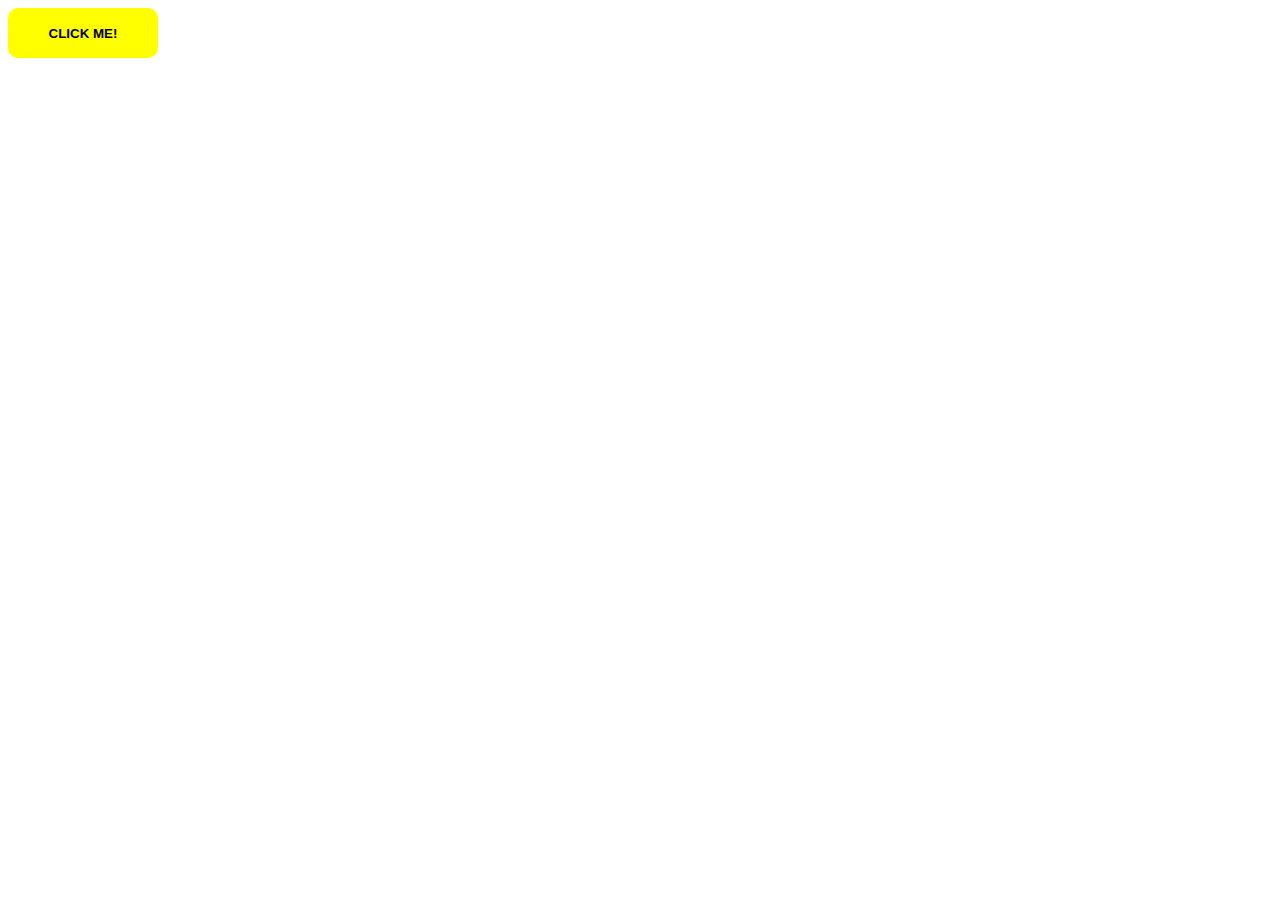
<file: FrylanserPoZishni/index.html>
<!DOCTYPE html>
<html lang="en">
<head>
    <meta charset="UTF-8">
    <title>Title</title>
</head>
<body>
    <style>
        button{
            background-color: yellow;
            padding: 15px;
            width: 150px;
            height: 50px;
            border-radius: 10px;
            border:1px #212121;
            &:hover{
              color: black;
            }
        }
        span{
            font-weight: bold;
        }
    </style>
    <button type="button" class="button"><span>CLICK ME!</span></button>
<script src="script.js"></script>
</body>
</html>
</file>
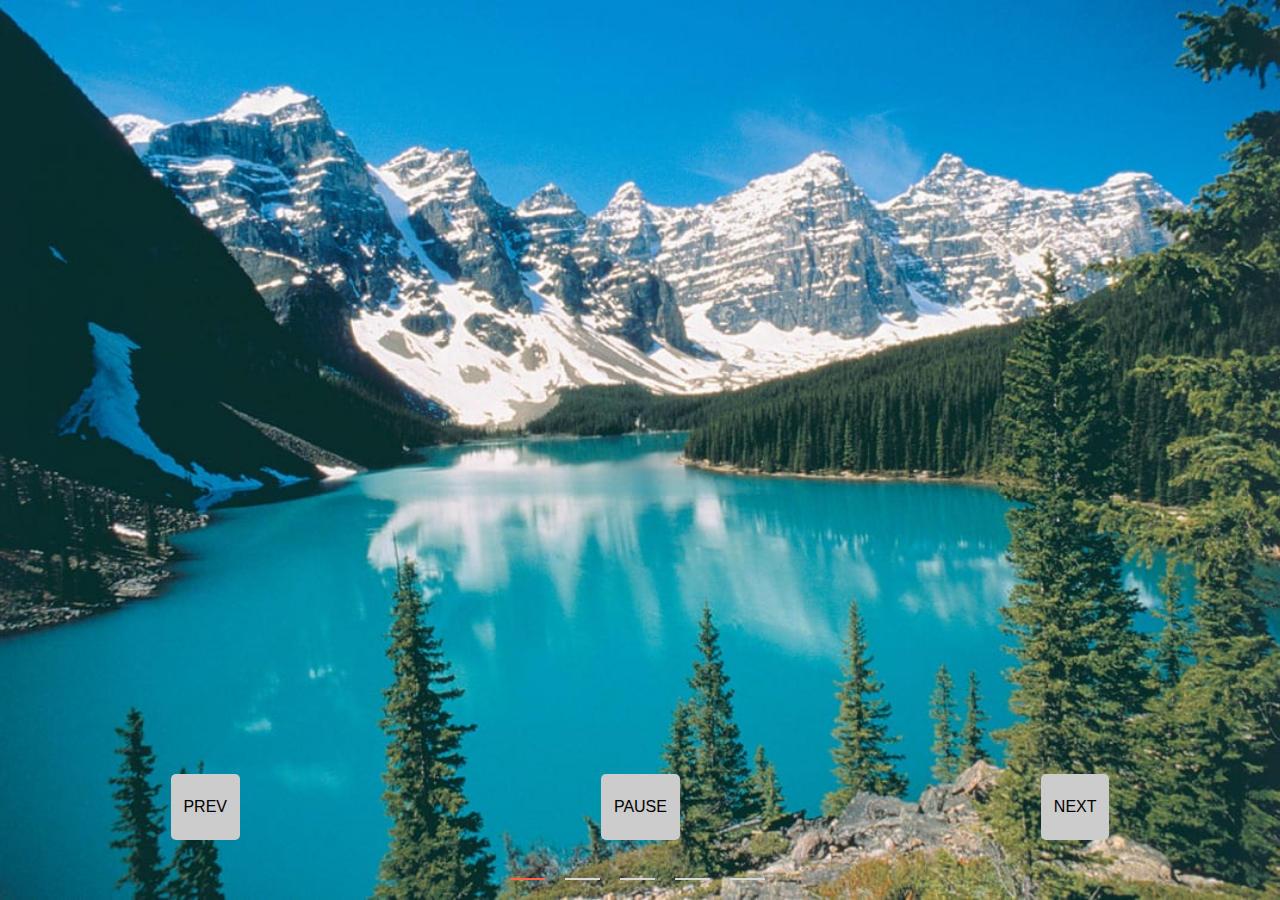
<file: hilel-lessons/carouselProto/index.html>
<!DOCTYPE html>
<html lang="en">
<head>
  <meta charset="UTF-8">
  <title>CAROUSEL</title>
  <link rel="stylesheet" href="style.css">
</head>
<body>
<div class="carousel" id="carousel">
  <div id="slides-container" class="slides">
    <div class="slide active" style="background-image:url('img/1.jpg'); background-size: cover;"></div>
    <div class="slide" style="background-image:url('img/2.jpg'); background-size: cover;"></div>
    <div class="slide" style="background-image:url('img/3.jpg'); background-size: cover;"></div>
    <div class="slide" style="background-image:url('img/4.jpg'); background-size: cover;"></div>
    <div class="slide" style="background-image:url('img/5.jpg'); background-size: cover;"></div>
  </div>
  <div class="controls" id="controls-container">
    <span id="prev-btn" class="control control-prev">PREV</span>
    <span id="pause-btn" class="control control-pause">PAUSE</span>
    <span id="next-btn" class="control control-next">NEXT</span>
  </div>
  <div class="indicators" id="indicators-container">
    <div class="indicator active" data-slide-to="0"></div>
    <div class="indicator" data-slide-to="1"></div>
    <div class="indicator" data-slide-to="2"></div>
    <div class="indicator" data-slide-to="3"></div>
    <div class="indicator" data-slide-to="4"></div>
  </div>
</div>
<script src="script.js"></script>
</body>
</html>
</file>
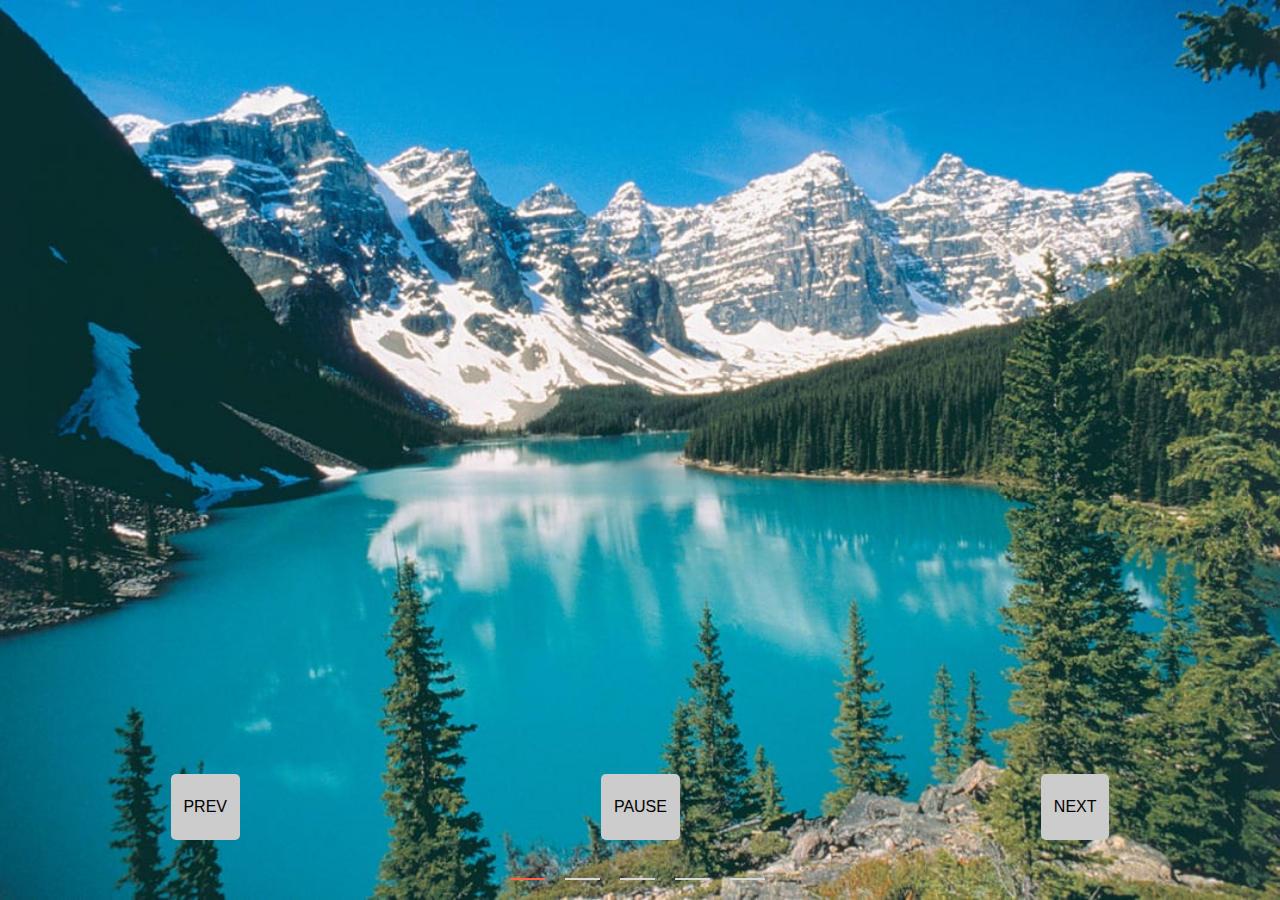
<file: hilel-lessons/carouselPureJs/index.html>
<!DOCTYPE html>
<html lang="en">

<head>
  <meta charset="UTF-8">
  <title>CAROUSEL</title>
  <link rel="stylesheet" href="css/style.css">
</head>

<body>
<div class="carousel" id="carousel">
  <div id="slides-container" class="slides">
    <div class="slide active" style="background-image:url('img/1.jpg'); background-size: cover;"></div>
    <div class="slide" style="background-image:url('img/2.jpg'); background-size: cover;"></div>
    <div class="slide" style="background-image:url('img/3.jpg'); background-size: cover;"></div>
    <div class="slide" style="background-image:url('img/4.jpg'); background-size: cover;"></div>
    <div class="slide" style="background-image:url('img/5.jpg'); background-size: cover;"></div>
  </div>
  <div class="controls" id="controls-container">
    <span id="prev-btn" class="control control-prev">PREV</span>
    <span id="pause-btn" class="control control-pause">PAUSE</span>
    <span id="next-btn" class="control control-next">NEXT</span>
  </div>
  <div class="indicators" id="indicators-container">
    <div class="indicator active" data-slide-to="0"></div>
    <div class="indicator" data-slide-to="1"></div>
    <div class="indicator" data-slide-to="2"></div>
    <div class="indicator" data-slide-to="3"></div>
    <div class="indicator" data-slide-to="4"></div>
  </div>
</div>
<script src="js/script.js"></script>
</body>

</html>
</file>
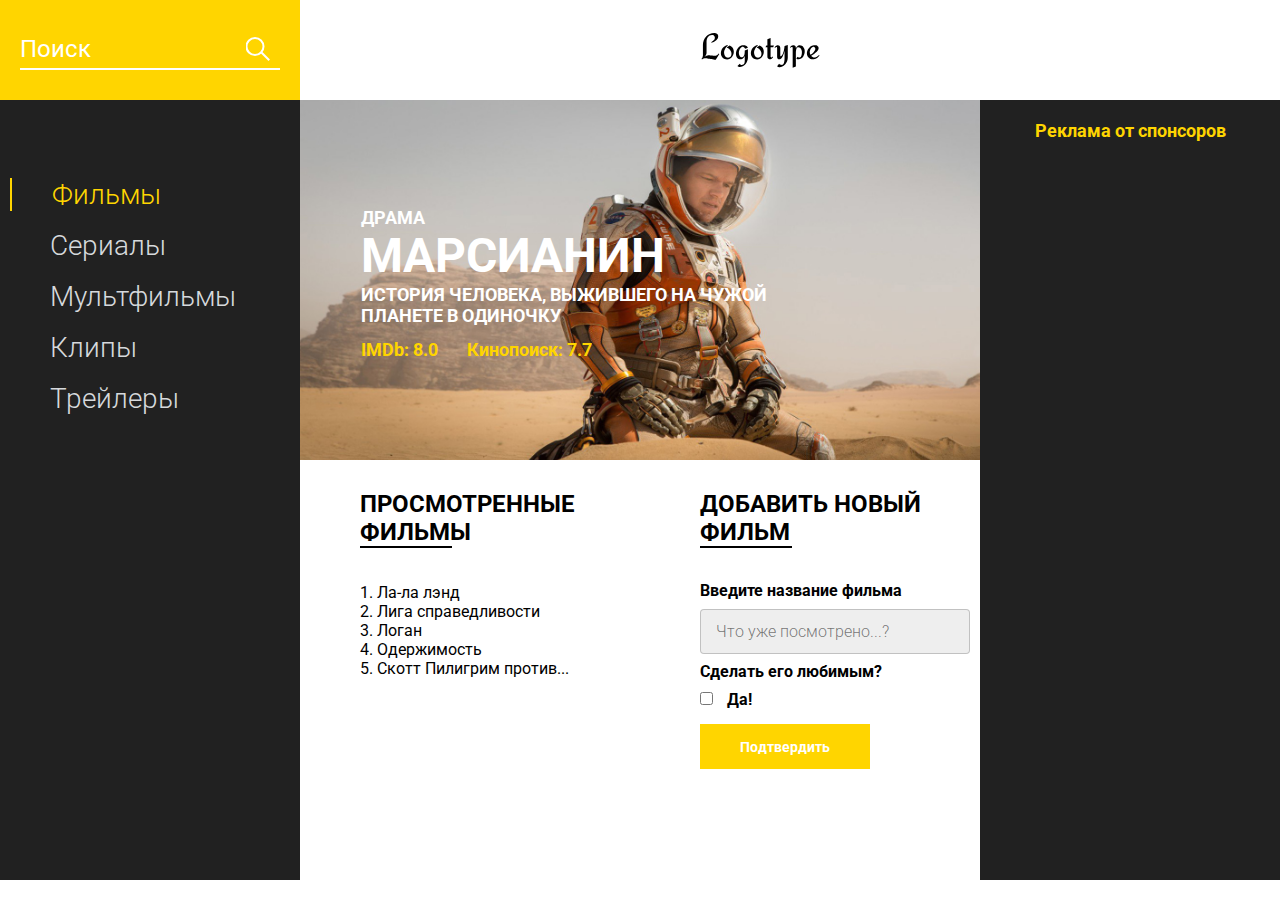
<file: udemy-lessons/workWithPage/index.html>
<!DOCTYPE html>
<html lang="en">
<head>
    <meta charset="UTF-8">
    <meta name="viewport" content="width=device-width, initial-scale=1.0">
    <title>Movie DB</title>
    <link href="https://fonts.googleapis.com/css?family=Roboto:300,400,700&display=swap&subset=cyrillic-ext" rel="stylesheet">
    <link rel="stylesheet" href="css/style.min.css">
    <script src="js/script.js"></script>
</head>
<body>
    <header class="header">
        <div class="header__search">
            <form action="#">
                <input type="text" placeholder="Поиск">
            </form>
        </div>
        <div class="header__logo">
            <img src="icons/Logotype.svg" alt="logo">
        </div>
    </header>
    <main class="promo">
        <div class="promo__menu">
            <nav class="promo__menu-list">
                <ul>
                    <li><a class="promo__menu-item promo__menu-item_active" href="#">Фильмы</a></li>
                    <li><a class="promo__menu-item" href="#">Сериалы</a></li>
                    <li><a class="promo__menu-item" href="#">Мультфильмы</a></li>
                    <li><a class="promo__menu-item" href="#">Клипы</a></li>
                    <li><a class="promo__menu-item" href="#">Трейлеры</a></li>
                </ul>
            </nav>
        </div>
        <div class="promo__content">
            <div class="promo__bg">
                <div class="promo__genre">КОМЕДИЯ</div>
                <div class="promo__title">МАРСИАНИН</div>
                                                                                                                                                                                                                                                                                                                                                                                                                                                                                                                                                                                                                                                                                                                                                                                                                                                                                                                                                                                                                                                                                                                                                                                                                                                                                                                                                                                                                                                                                                                                                                                                                                                                                                                                                                                                                                                                                                    <div class="promo__descr">ИСТОРИЯ ЧЕЛОВЕКА, ВЫЖИВШЕГО НА ЧУЖОЙ ПЛАНЕТЕ В ОДИНОЧКУ</div>
                <div class="promo__ratings">
                    <span>IMDb: 8.0</span>
                    <span>Кинопоиск: 7.7</span>
                </div>
            </div>
            <div class="promo__interactive">
                <div>
                    <div class="promo__interactive-title">ПРОСМОТРЕННЫЕ ФИЛЬМЫ</div>
                    <ul class="promo__interactive-list">
                        <li class="promo__interactive-item">ЛОГАН
                            <div class="delete"></div>
                        </li>
                        <li class="promo__interactive-item">ЛИГА СПРАВЕДЛИВОСТИ
                            <div class="delete"></div>
                        </li>
                        <li class="promo__interactive-item">ЛА-ЛА ЛЭНД
                            <div class="delete"></div>
                        </li>
                        <li class="promo__interactive-item">AОДЕРЖИМОСТЬ
                            <div class="delete"></div>
                        </li>
                        <li class="promo__interactive-item">СКОТТ ПИЛИГРИМ ПРОТИВ...
                            <div class="delete"></div>
                        </li>
                    </ul>
                </div>
                <div>
                    <form class="add">
                        <div class="promo__interactive-title">ДОБАВИТЬ НОВЫЙ ФИЛЬМ</div>
                        <span>Введите название фильма</span>
                        <input class="adding__input" type="text" placeholder="Что уже посмотрено...?">
                        <span>Сделать его любимым?</span>
                        <input type="checkbox">
                        <span class="yes">Да!</span>
                        <button>Подтвердить</button>
                    </form>
                </div>
            </div>
        </div>
        <div class="promo__adv">
            <div class="promo__adv-title">Реклама от спонсоров</div>
            <img src="img/content_1.jpg" alt="some picture">
            <img src="img/content_2.jpg" alt="some picture">
            <img src="img/content_3.png" alt="some picture">
        </div>
    </main>

    <script src="js/script.js"></script>
</body>
</html>
</file>
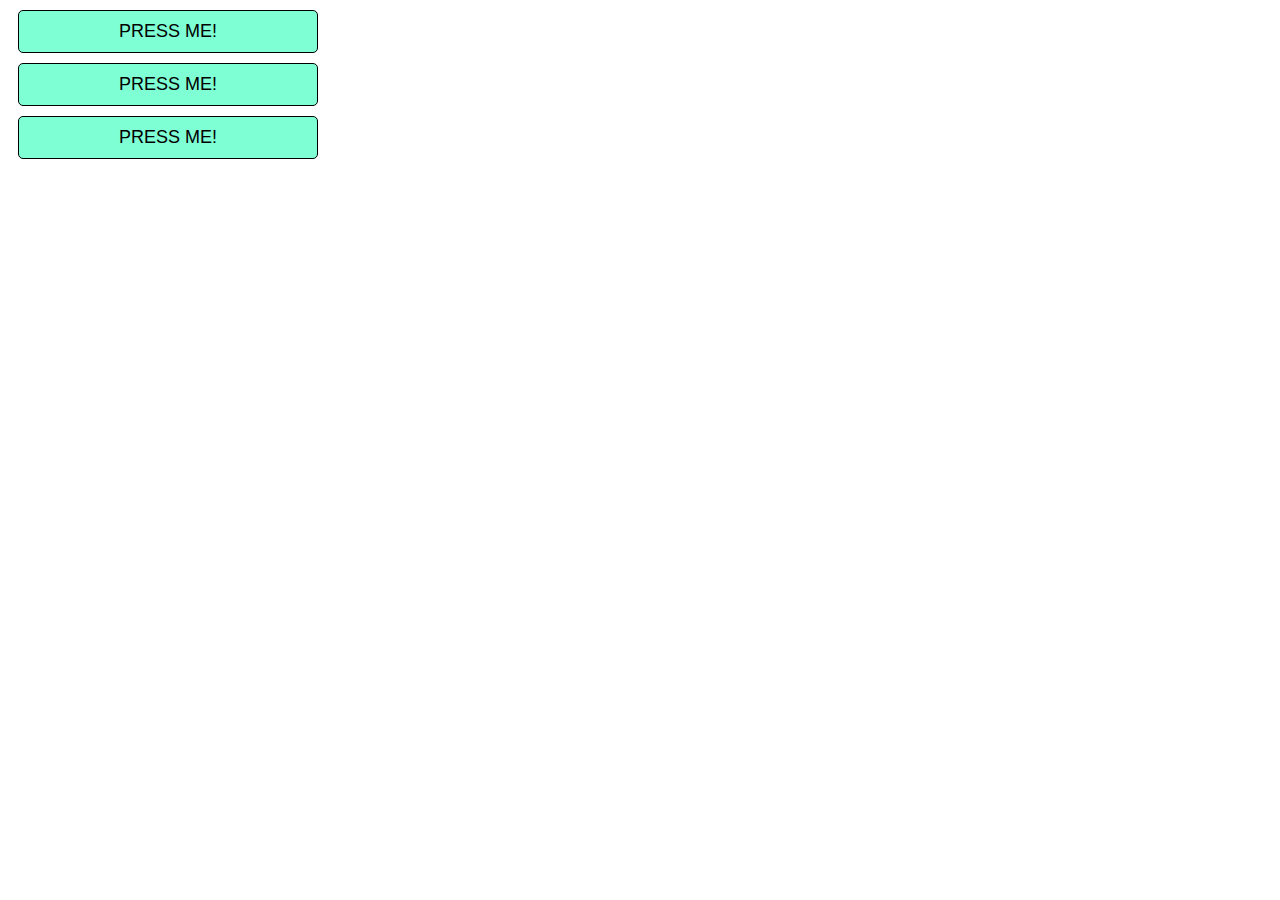
<file: udemy-lessons/eventLesson/eventLessonHTML.html>
<!DOCTYPE html>
<html lang="en">
<head>
    <meta charset="UTF-8">
    <title>eventLesson</title>
</head>
<body>
    <div class="overlay">
        <button id="btn1">PRESS ME!</button>
    </div>
    <button id="btn2">PRESS ME!</button>
    <button id="btn3">PRESS ME!</button>
    <style>
        button{
            background: aquamarine;
            padding: 10px;
            margin: 10px;
            border: 1px solid black;
            border-radius: 5px;
            width: 300px;
            display: block;
            font-size: 18px;
        }
    </style>
<script src="eventLesson.js"></script>
</body>
</html>
</file>
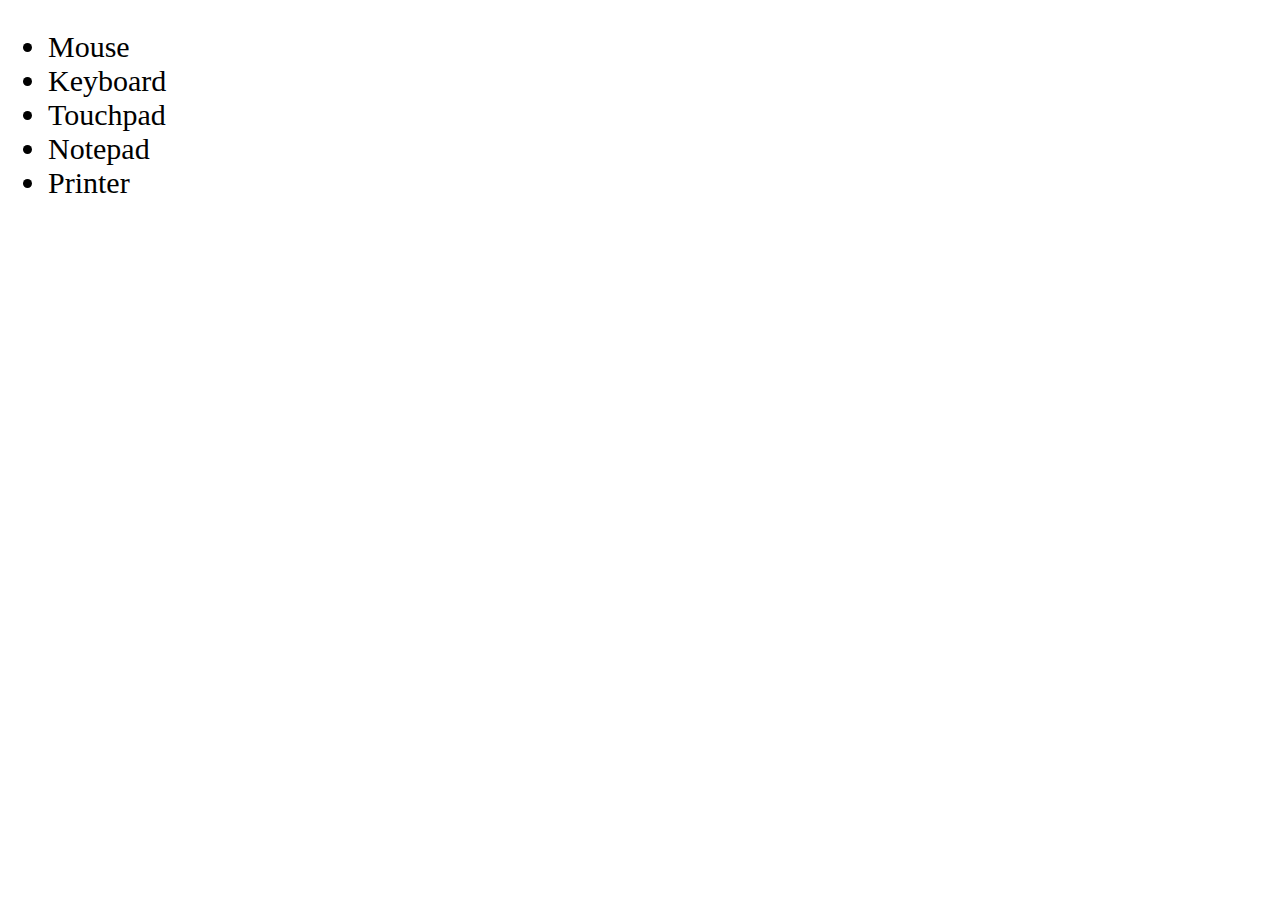
<file: hilel-lessons/course_lessons/wNumbersOfLessons/25DOM/dom.html>
<!--&lt;!&ndash;<!DOCTYPE html>&ndash;&gt;-->
<!--&lt;!&ndash;<html lang="en">&ndash;&gt;-->
<!--&lt;!&ndash;<head>&ndash;&gt;-->
<!--&lt;!&ndash;    <meta charset="UTF-8">&ndash;&gt;-->
<!--&lt;!&ndash;    <title>Title</title>&ndash;&gt;-->
<!--&lt;!&ndash;</head>&ndash;&gt;-->
<!--&lt;!&ndash;<body>&ndash;&gt;-->

<!--&lt;!&ndash;<input id="elem" type="button" value="Press it"/>&ndash;&gt;-->

<!--&lt;!&ndash;<script>&ndash;&gt;-->
<!--&lt;!&ndash;    function handler1(){&ndash;&gt;-->
<!--&lt;!&ndash;      alert("Handler 1");&ndash;&gt;-->
<!--&lt;!&ndash;    }&ndash;&gt;-->
<!--&lt;!&ndash;    function handler2(){&ndash;&gt;-->
<!--&lt;!&ndash;      alert("Handler 2");&ndash;&gt;-->
<!--&lt;!&ndash;    }&ndash;&gt;-->
<!--&lt;!&ndash;    function handler3(){&ndash;&gt;-->
<!--&lt;!&ndash;      alert("Code After handler 2");&ndash;&gt;-->
<!--&lt;!&ndash;    }&ndash;&gt;-->
<!--&lt;!&ndash;    elem.onclick = function (){&ndash;&gt;-->
<!--&lt;!&ndash;			alert('hello')&ndash;&gt;-->
<!--&lt;!&ndash;    }&ndash;&gt;-->
<!--&lt;!&ndash;    elem.addEventListener('click', handler1); // handler1&ndash;&gt;-->
<!--&lt;!&ndash;    elem.removeEventListener('click', handler2); // handler 2&ndash;&gt;-->
<!--&lt;!&ndash;    elem.addEventListener('click', handler3); // handler 2&ndash;&gt;-->
<!--&lt;!&ndash;</script>&ndash;&gt;-->
<!--&lt;!&ndash;</body>&ndash;&gt;-->
<!--&lt;!&ndash;</html>&ndash;&gt;-->
<!--&lt;!&ndash;<!DOCTYPE html>&ndash;&gt;-->
<!--&lt;!&ndash;<html>&ndash;&gt;-->

<!--&lt;!&ndash;<head>&ndash;&gt;-->
<!--&lt;!&ndash;    <title>Приклад preventDefault</title>&ndash;&gt;-->
<!--&lt;!&ndash;</head>&ndash;&gt;-->

<!--&lt;!&ndash;<body>&ndash;&gt;-->

<!--&lt;!&ndash;<a href="https://example.com" id="myLink">Link to example.com</a>&ndash;&gt;-->

<!--&lt;!&ndash;<script src="domJS.js"></script>&ndash;&gt;-->

<!--&lt;!&ndash;</body>&ndash;&gt;-->

<!--&lt;!&ndash;</html>&ndash;&gt;<!DOCTYPE html>-->
<!--<html lang="en">-->
<!--<head>-->
<!--    <meta charset="UTF-8">-->
<!--    <title>Document</title>-->
<!--&lt;!&ndash;    <style>&ndash;&gt;-->
<!--&lt;!&ndash;        div {border: 1px solid #777; padding: 30px; text-align: center;}&ndash;&gt;-->
<!--&lt;!&ndash;        button {transform: scale(2);}&ndash;&gt;-->
<!--&lt;!&ndash;        .clicked {background-color: rgba(0, 255, 128, 0.3);}&ndash;&gt;-->
<!--&lt;!&ndash;    </style>&ndash;&gt;-->
<!--</head>-->
<!--<body>-->
<!--&lt;!&ndash;<div id="first">&ndash;&gt;-->
<!--&lt;!&ndash;    <div id="second">&ndash;&gt;-->
<!--&lt;!&ndash;        <div id="third">&ndash;&gt;-->
<!--&lt;!&ndash;            <button id="clickable">Click me!</button>&ndash;&gt;-->
<!--&lt;!&ndash;        </div>&ndash;&gt;-->
<!--&lt;!&ndash;    </div>&ndash;&gt;-->
<!--&lt;!&ndash;</div>&ndash;&gt;-->
<!--&lt;!&ndash;<script>&ndash;&gt;-->
<!--&lt;!&ndash;	var divElements = document.querySelectorAll('div'); // 3&ndash;&gt;-->
<!--&lt;!&ndash;	var button = document.getElementById('clickable'); // 1&ndash;&gt;-->
<!--&lt;!&ndash;	var clickedElement = null;&ndash;&gt;-->
<!--&lt;!&ndash;	var clickHandler = function (event) { // e = event&ndash;&gt;-->
<!--&lt;!&ndash;		console.log(event);&ndash;&gt;-->
<!--&lt;!&ndash;		if (clickedElement === true) {&ndash;&gt;-->
<!--&lt;!&ndash;			clickedElement.classList.remove('clicked');&ndash;&gt;-->
<!--&lt;!&ndash;		}&ndash;&gt;-->
<!--&lt;!&ndash;		clickedElement = event.currentTarget;&ndash;&gt;-->
<!--&lt;!&ndash;		clickedElement.classList.add('clicked');&ndash;&gt;-->
<!--&lt;!&ndash;		debugger; // раскомментировать&ndash;&gt;-->
<!--&lt;!&ndash;	}&ndash;&gt;-->
<!--&lt;!&ndash;	for (var i = 0; i < divElements.length; i++) {&ndash;&gt;-->
<!--&lt;!&ndash;		divElements[i].addEventListener('click', clickHandler);&ndash;&gt;-->
<!--&lt;!&ndash;	}&ndash;&gt;-->
<!--&lt;!&ndash;	button.addEventListener('click', clickHandler);&ndash;&gt;-->
<!--&lt;!&ndash;	document.body.addEventListener('click', clickHandler);&ndash;&gt;-->
<!--&lt;!&ndash;</script>&ndash;&gt;-->
<!--<ul>-->
<!--    <li>Mouse</li>-->
<!--    <li>Keyboard</li>-->
<!--    <li>Notebook</li>-->
<!--    <li>Linter</li>-->
<!--</ul>-->

<!--&lt;!&ndash;<script src="domJS.js"></script>&ndash;&gt;-->
<!--</body>-->
<!--</html>-->
<!DOCTYPE html>
<html lang="en">
<head>
    <meta charset="UTF-8">
    <meta name="viewport" content="width=device-width, initial-scale=1.0">
    <title>Your Page</title>
</head>
<body>
<style>
    ul{
        font-size:30px ;
    }
</style>
<ul>
    <li>Mouse</li>
    <li>Keyboard</li>
    <li>Touchpad</li>
    <li>Notepad</li>
    <li>Printer</li>
</ul>

<!--<script>-->
<!--	const items = document.querySelectorAll('li');-->
<!--	let pointer = null-->
<!--	console.log(items);-->
<!--	const handler = function (e){-->
<!--		console.log(this.innerText);-->
<!--		this.style.color ='red';-->
<!--		this.style.backgroundColor ='yellow';-->
<!--		this.style.fontWeight = 'bold';-->
<!--            if (pointer){-->
<!--	            pointer.style.color ='';-->
<!--	            pointer.style.fontWeight = '';-->
<!--	            pointer.style.backgroundColor ='';-->
<!--            }-->
<!--	            pointer = this-->
<!--	}-->
<!--	items.forEach(item => {-->
<!--		console.log(item.innerText)-->
<!--		item.addEventListener('click', handler)-->
<!--	})-->
<!--</script>-->
<script>
    const list = document.querySelector('ul');
    let pointer = null
    console.log(list)

    const handler = function (event){
      const target = event.target
      console.log(target.innerText)
        if (target.nodeName === 'LI'){
	        target.style.color ='red'
	        target.style.fontWeight = 'bold'
	        if (pointer){
		        pointer.style.color =''
		        pointer.style.fontWeight = ''
		        pointer.style.backgroundColor =''
	        }
          pointer = target
        }
		}
      list.addEventListener('click', handler)
</script>
</body>
</html>
</file>
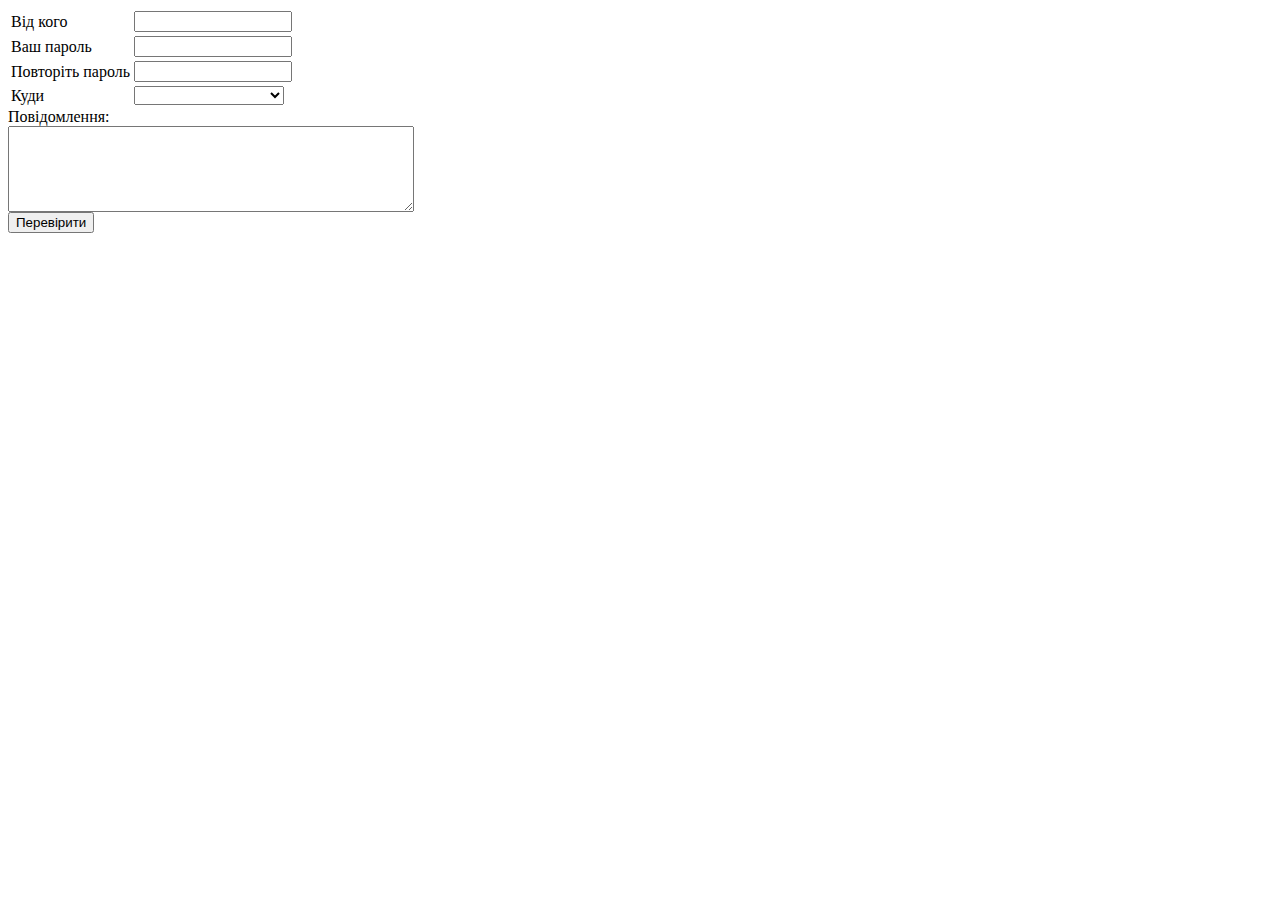
<file: hilel-lessons/course_lessons/wNumbersOfLessons/26Events/EventsTestForm.html>
<!DOCTYPE html>
<html lang="en">
<head>
    <meta charset="UTF-8">
    <title>Title</title>
    <link rel ="stylesheet" href="style.css">
</head>



<body>
<form>
    <table>
        <tr>
            <td>Від кого</td>
            <td>
                <input name="from" type="text">
            </td>
        </tr>
        <tr>
            <td>Ваш пароль</td>
            <td>
                <input name="password" type="password">
            </td>
        </tr>
        <tr>
            <td>Повторіть пароль</td>
            <td>
                <input name="password2" type="password">
            </td>
        </tr>
        <tr>
            <td>Куди</td>
            <td>
                <select name="to">
                    <option></option>
                    <option value="1">Відділ постачання</option>
                    <option value="2">Відділ розробки</option>
                    <option value="3">Директору</option>
                </select>
            </td>
        </tr>
    </table>
    Повідомлення:
    <label>
        <textarea name="message" style="display:block;width:400px;height:80px"></textarea>
    </label>
    <input type="button" onclick="validate(this.form)" value="Перевірити">
</form>
<script src="EventsForm.js"></script>
</body>
</html>
</file>
<file: hilel-lessons/carouselProto/style.css>
.slides {
  list-style-type: none;
}

.slide {
  position: absolute;
  left: 0px;
  top: 0px;
  width: 100%;
  height: 100%;
  opacity: 0;
  z-index: 1;
  transition: opacity 1s;
}

.active {
  opacity: 1;
  z-index: 2;
}

.slide {
  font-size: 40px;
  padding: 40px;
  box-sizing: border-box;
  background: #333;
  color: #fff;
}

.slide:nth-of-type(1) {
  background: red;
}

.slide:nth-of-type(2) {
  background: orange;
}

.slide:nth-of-type(3) {
  background: green;
}

.slide:nth-of-type(4) {
  background: blue;
}

.slide:nth-of-type(5) {
  background: purple;
}

/*------------------*/

body {
  margin: 0;
  font-family: Arial, Helvetica, sans-serif;
}

.slides {
  margin-bottom: 20px;
  border-radius: 5px;
  overflow: hidden;
}

.indicators,
.controls {
  display: flex;
  gap: 20px;
  margin-bottom: 20px;
}

.indicators {
  position: absolute;
  z-index: 10;
  bottom: 0;
  left: 50%;
  margin-left: -130px;
}

.indicator {
  width: 35px;
  height: 2.5px;
  cursor: pointer;
  background-color: #D6D9DC;
}

.control {
  background-color: #cccccc;
  padding: 0.8rem;
  border-radius: 5px;
  cursor: pointer;
  user-select: none;
  min-width: 40px;
  min-height: 40px;
  display: flex;
  align-items: center;
  justify-content: center;
  margin: 0 auto;

}

.indicator.active {
  background-color: tomato;
}

.controls {
  position: absolute;
  z-index: 10;
  bottom: 40px;
  width: 100%;
}
</file>
<file: hilel-lessons/carouselPureJs/css/style.css>
.slides {
  list-style-type: none;
}

.slide {
  position: absolute;
  left: 0px;
  top: 0px;
  width: 100%;
  height: 100%;
  opacity: 0;
  z-index: 1;
  transition: opacity 1s;
  font-size: 40px;
  padding: 40px;
  box-sizing: border-box;
  background: #333;
  color: #fff;
}

.active {
  opacity: 1;
  z-index: 2;
}

.slide:nth-of-type(1) {
  background: red;
}

.slide:nth-of-type(2) {
  background: orange;
}

.slide:nth-of-type(3) {
  background: green;
}

.slide:nth-of-type(4) {
  background: blue;
}

.slide:nth-of-type(5) {
  background: purple;
}

/*------------------*/

body {
  margin: 0;
  font-family: Arial, Helvetica, sans-serif;
}

.slides {
  margin-bottom: 20px;
  border-radius: 5px;
  overflow: hidden;
}

.indicators,
.controls {
  display: flex;
  gap: 20px;
  margin-bottom: 20px;
}

.indicators {
  position: absolute;
  z-index: 10;
  bottom: 0;
  left: 50%;
  margin-left: -130px;
}

.indicator {
  width: 35px;
  height: 2.5px;
  cursor: pointer;
  background-color: #d6d9dc;
}

.control {
  background-color: #cccccc;
  padding: 0.8rem;
  border-radius: 5px;
  cursor: pointer;
  user-select: none;
  min-width: 40px;
  min-height: 40px;
  display: flex;
  align-items: center;
  justify-content: center;
  margin: 0 auto;
}

.indicator.active {
  background-color: tomato;
}

.controls {
  position: absolute;
  z-index: 10;
  bottom: 40px;
  width: 100%;
}
</file>
<file: hilel-lessons/course_lessons/wNumbersOfLessons/26Events/style.css>
td select,
td input {
    width: 150px;
}

label {
    display: block;
}

.error input,
.error textarea {
    border: 1px solid red;
}

.error {
    color: red;
}
</file>
<file: udemy-lessons/workWithPage/css/style.min.css>
*{-webkit-box-sizing:border-box;box-sizing:border-box;margin:0;padding:0;font-family:'Roboto', sans-serif}.header{display:-webkit-box;display:-ms-flexbox;display:flex;height:100px}.header__search{display:-webkit-box;display:-ms-flexbox;display:flex;-webkit-box-pack:center;-ms-flex-pack:center;justify-content:center;-webkit-box-align:center;-ms-flex-align:center;align-items:center;height:100%;width:300px;background:#FFD500}.header__search form{position:relative;width:260px;height:30px}.header__search form input{width:100%;border:none;border-bottom:2px solid #fff;background-color:transparent;color:#fff;font-size:24px;line-height:28px;padding-bottom:5px;outline:none}.header__search form input::-webkit-input-placeholder{color:#fff}.header__search form input:-ms-input-placeholder{color:#fff}.header__search form input::-ms-input-placeholder{color:#fff}.header__search form input::placeholder{color:#fff}.header__search form:after{content:'';display:block;position:absolute;top:2px;right:10px;background:url("../icons/search.svg") center center/cover no-repeat;width:24px;height:24px}  .header__logo{display:-webkit-box;display:-ms-flexbox;display:flex;-webkit-box-pack:center;-ms-flex-pack:center;justify-content:center;-webkit-box-align:center;-ms-flex-align:center;align-items:center;height:100%;width:calc(100% - 360px)}  .promo{height:780px;display:-webkit-box;display:-ms-flexbox;display:flex}  .promo__menu{width:300px;height:100%;background:#212121;padding:60px 0 0 10px}  .promo__menu-item{display:block;font-size:28px;line-height:33px;color:#D6D9DC;text-decoration:none;font-weight:300;padding-left:40px;margin-top:18px}  .promo__menu-item:hover{color:#FFD500}  .promo__menu-item_active{border-left:2px solid  #FFD500;color:#FFD500}  .promo__content{width:calc(100% - 600px)}  .promo__bg{height:360px;background:url("../img/mars.webp") center center/cover no-repeat;background-position:top;padding:107px 0 0 61px}  .promo__genre{font-weight:bold;font-size:18px;line-height:21px;color:#FFFFFF;text-transform:uppercase}  .promo__title{font-weight:bold;font-size:48px;line-height:56px;color:#FFFFFF;text-transform:uppercase}  .promo__descr{width:481px;font-weight:bold;font-size:18px;line-height:21px;color:#FFFFFF;text-transform:uppercase}  .promo__ratings{margin-top:13px}  .promo__ratings span{font-weight:bold;font-size:18px;line-height:21px;color:#FFD500;margin-right:25px}  .promo__interactive{display:-webkit-box;display:-ms-flexbox;display:flex}  .promo__interactive>div{width:50%;padding:30px 0 0 60px}  .promo__interactive-title{display:inline-block;font-weight:bold;font-size:24px;line-height:28px;color:#000000}  .promo__interactive-title:after{content:'';display:block;width:33%;height:2px;background-color:#000}  .promo__interactive-list{list-style-type:none;margin-top:35px;display:-webkit-box;display:-ms-flexbox;display:flex;-webkit-box-orient:vertical;-webkit-box-direction:normal;-ms-flex-direction:column;flex-direction:column;-webkit-box-align:start;-ms-flex-align:start;align-items:flex-start}  .promo__interactive-item{display:inline-block;position:relative;font-weight:300;font-size:20px;line-height:18px;color:#000000;margin-bottom:15px;padding-right:40px;text-transform:uppercase}  .promo__interactive-item span{display:block;position:absolute;left:-30px;top:50%;-webkit-transform:translateY(-50%);transform:translateY(-50%);width:20px;height:20px;background:url("../icons/Star.svg") center center/cover no-repeat}  .promo__interactive-item:before{content:'';position:absolute;bottom:-5px;display:block;width:calc(100% - 40px);height:2px;background-color:#FFD500}  .promo__interactive-item:hover .delete{content:'';display:block;position:absolute;right:0px;top:50%;-webkit-transform:translateY(-50%);transform:translateY(-50%);width:20px;height:20px;background:url("../icons/trash.png") center center/cover no-repeat;cursor:pointer}  .promo__interactive .add .promo__interactive-title{margin-bottom:25px}  .promo__interactive .add span{display:block;margin:10px 0;font-weight:bold;font-size:16px;line-height:16px;color:#000000}  .promo__interactive .add .yes{display:inline;margin-left:10px}  .promo__interactive .add input[type="text"]{width:270px;height:45px;line-height:50px;font-size:16px;background:rgba(196,196,196,0.29);border:1px solid rgba(0,0,0,0.19);padding:0 15px;outline:none;border-radius:4px}  .promo__interactive .add input[type="text"]::-webkit-input-placeholder{font-weight:300;font-size:16px;color:rgba(0,0,0,0.53)}  .promo__interactive .add input[type="text"]:-ms-input-placeholder{font-weight:300;font-size:16px;color:rgba(0,0,0,0.53)}  .promo__interactive .add input[type="text"]::-ms-input-placeholder{font-weight:300;font-size:16px;color:rgba(0,0,0,0.53)}  .promo__interactive .add input[type="text"]::placeholder{font-weight:300;font-size:16px;color:rgba(0,0,0,0.53)}  .promo__interactive .add button{display:block;margin-top:15px;width:170px;height:45px;background:#FFD500;font-weight:bold;font-size:14px;line-height:14px;color:#FFFFFF;border:none;outline:none;cursor:pointer}  .promo__interactive .add button:active{-webkit-transform:scale(0.95);transform:scale(0.95)}  .promo__adv{background:#212121;width:300px;height:100%}  .promo__adv-title{font-weight:bold;font-size:18px;line-height:21px;color:#FFD500;margin:20px 0;text-align:center}  .promo__adv img{width:100%;margin-bottom:10px}
/*# sourceMappingURL=style.min.css.map */
</file>
